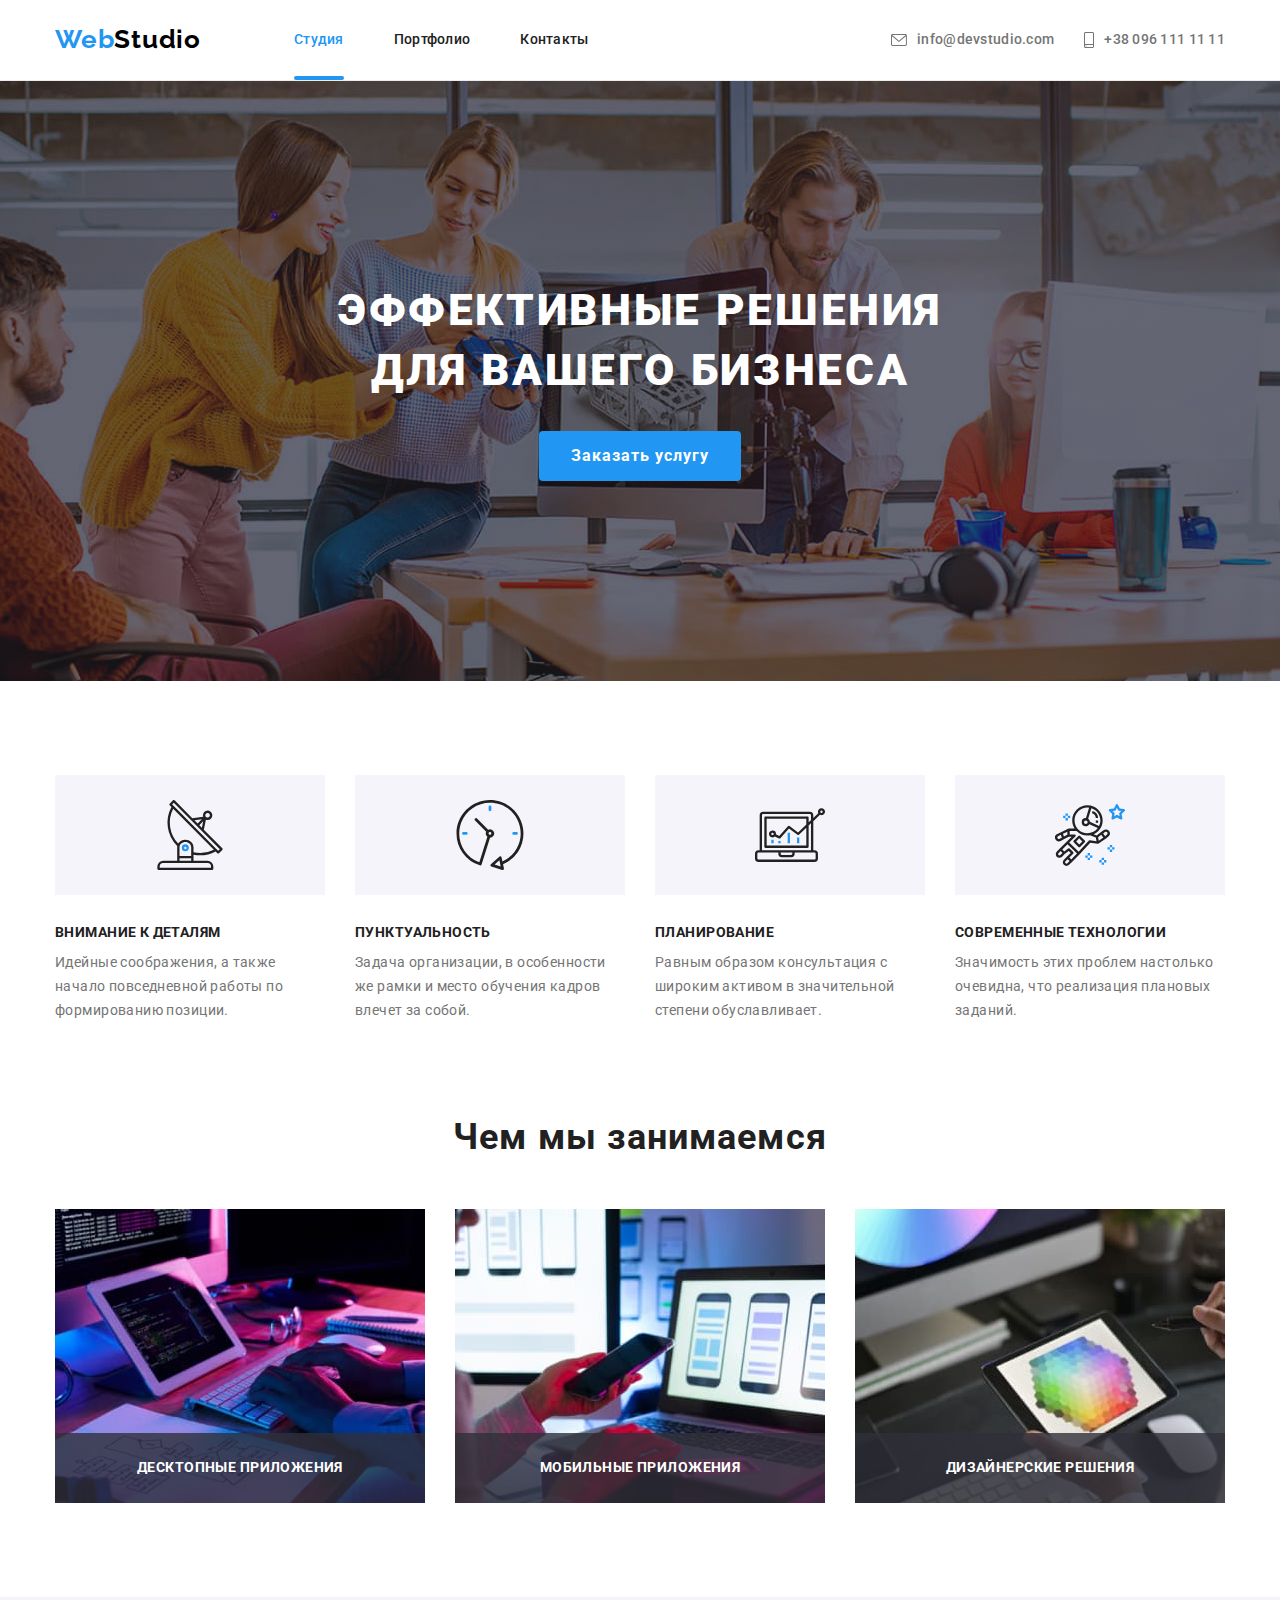
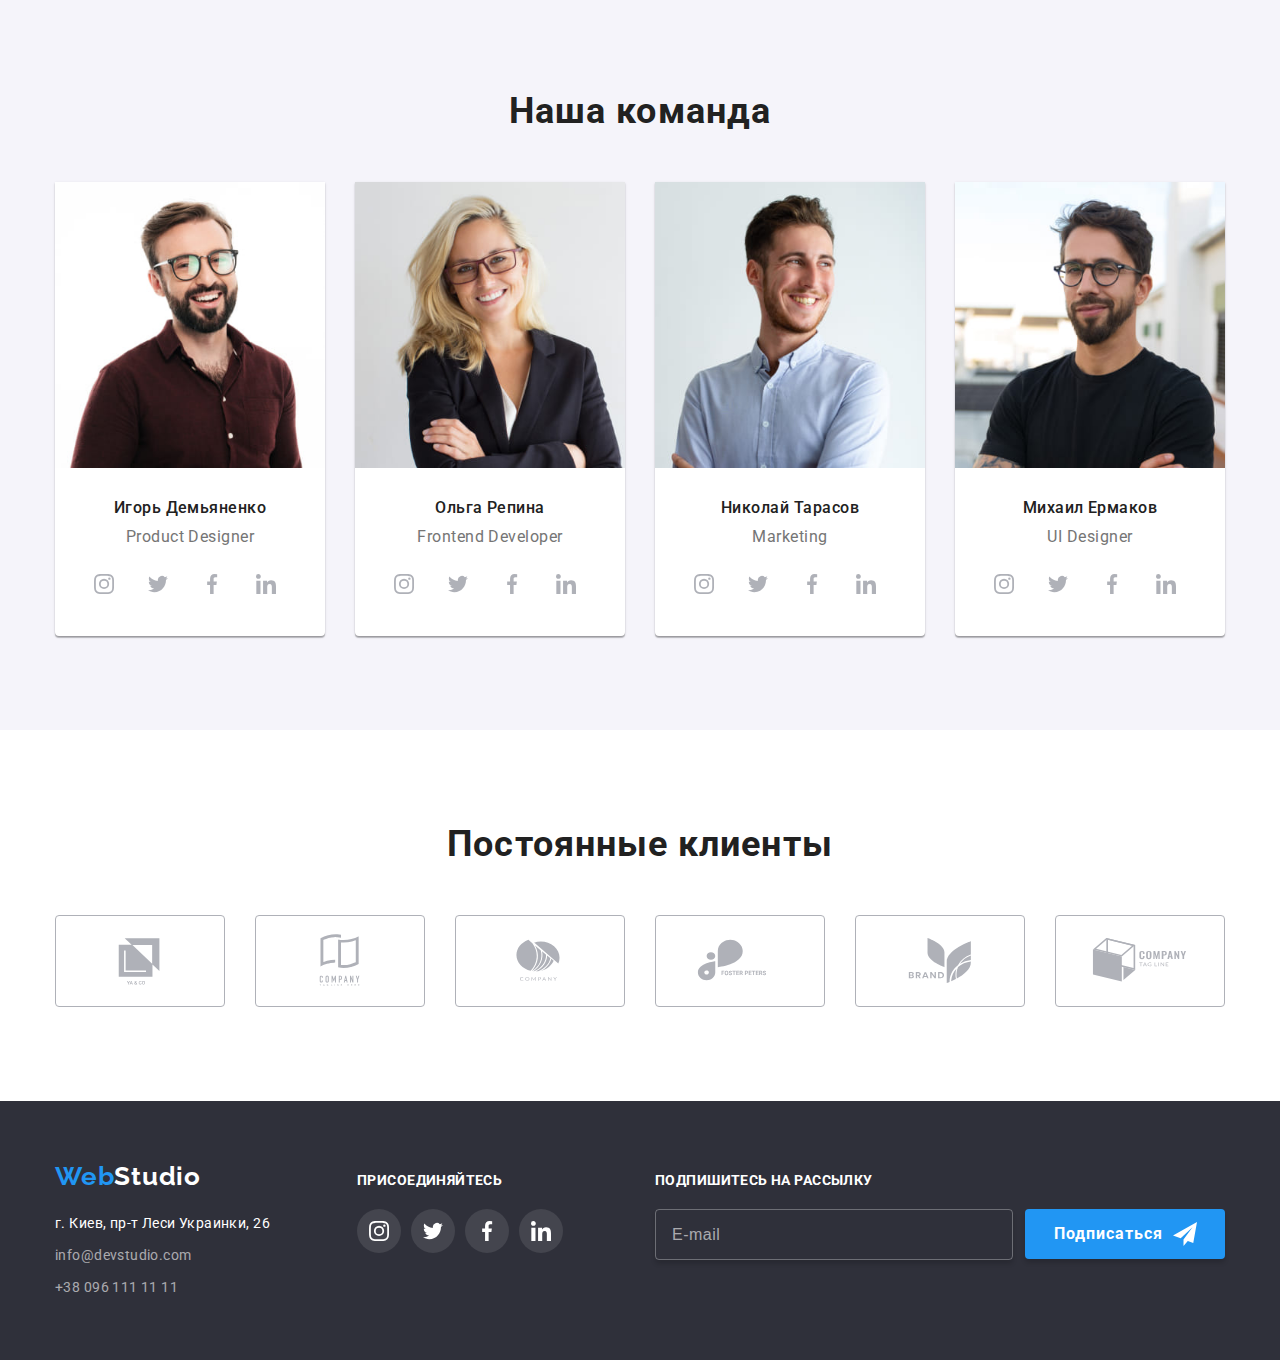
<file: index.html>
<!DOCTYPE html>
<html lang="ru">
  <head>
    <meta charset="UTF-8" />
    <meta http-equiv="X-UA-Compatible" content="IE=edge" />
    <meta name="viewport" content="width=device-width, initial-scale=1.0" />
    <title>Студия</title>
    <link rel="preconnect" href="https://fonts.googleapis.com" />
    <link rel="preconnect" href="https://fonts.gstatic.com" crossorigin />
    <link
      href="https://fonts.googleapis.com/css2?family=Raleway:wght@700&family=Roboto:wght@400;500;700;900&display=swap"
      rel="stylesheet"
    />
    <link rel="stylesheet" href="./css/main.min.css" />
  </head>
  <body>
    <!-- ---------------------------------------- Шапка ---------------------------------------- -->
    <div class="header">
      <div class="container">
        <div class="header-box">
          <a class="logo" href="./index.html" title="WebStudio"
            ><span class="logo--part">Web</span><span>Studio</span></a
          >
          <button
            type="button"
            class="header-box__button is-open"
            aria-expanded="false"
            aria-controls="header__container"
            data-menu-button
          >
            <!-- viewbox="0 0 40 40" - Меняю значение высоты svg по умолчанию со 150px на нужный мне -->
            <svg class="header-box__icon" aria-label="Переключатель мобильного меню">
              <use class="header-box__icon-cross" href="./images/sprite.svg#menu-close"></use>
              <use class="header-box__icon-menu" href="./images/sprite.svg#menu"></use>
            </svg>
          </button>
          <div class="header__container" id="header__container" data-menu>
            <ul class="nav__list">
              <li class="nav__item nav__item--select">
                <a class="nav__link nav__link--select" href="./index.html" title="Студия">Студия</a>
              </li>
              <li class="nav__item">
                <a class="nav__link" href="./portfolio.html" title="Портфолио">Портфолио</a>
              </li>
              <li class="nav__item">
                <a class="nav__link" href="#" title="Контакты">Контакты</a>
              </li>
            </ul>
            <div class="header__mobile-container">
              <ul class="contact__list">
                <li class="contact__item">
                  <a class="contact__link" href="tel:+380961111111">
                    <div class="contact__box">
                      <div class="contact__icon-box">
                        <svg class="contact__icon-phone">
                          <use href="./images/sprite.svg#smartphone"></use>
                        </svg>
                      </div>
                      <div>+38 096 111 11 11</div>
                    </div>
                  </a>
                </li>
                <li class="contact__item">
                  <a class="contact__link" href="mailto:info@devstudio.com">
                    <div class="contact__box">
                      <div class="contact__icon-box">
                        <svg class="contact__icon-email">
                          <use href="./images/sprite.svg#envelope"></use>
                        </svg>
                      </div>
                      <div>info@devstudio.com</div>
                    </div>
                  </a>
                </li>
              </ul>
              <ul class="social__list">
                <li class="social__item"><a href="#" class="header__link-social">Instagram</a></li>
                <li class="social__item"><a href="#" class="header__link-social">Twitter</a></li>
                <li class="social__item"><a href="#" class="header__link-social">Facebook</a></li>
                <li class="social__item"><a href="#" class="header__link-social">LinkedIn</a></li>
              </ul>
            </div>
          </div>
        </div>
      </div>
    </div>
    <!-- ----------------- Основной раздел ----------------------------------- -->
    <main>
      <!-- Герой -->
      <section class="hero">
        <div class="container">
          <h1 class="hero__title">Эффективные решения для вашего бизнеса</h1>
          <button class="hero__btn" type="button" data-modal-open>Заказать услугу</button>
        </div>
        <!-- Модальное окно -->
        <div class="backdrop is-hidden" data-modal>
          <div class="modal">
            <button class="modal__btn-close" data-modal-close>
              <svg class="modal__icon-close">
                <use href="./images/sprite.svg#close"></use>
              </svg>
            </button>
            <p class="modal__title">Оставьте свои данные, мы вам перезвоним</p>
            <form class="modal__form js-speaker-form">
              <label class="modal__field" for="name"
                >Имя
                <svg class="modal__icon">
                  <use href="./images/sprite.svg#person-form"></use>
                </svg>
                <input
                  class="modal__input"
                  type="text"
                  name="name"
                  placeholder=""
                  minlength="3"
                  required
                />
              </label>
              <label class="modal__field" for="tel"
                >Телефон
                <svg class="modal__icon">
                  <use href="./images/sprite.svg#phone-form"></use>
                </svg>
                <input class="modal__input" type="tel" name="tel" placeholder="" required />
              </label>
              <label class="modal__field" for="email"
                >Почта
                <svg class="modal__icon">
                  <use href="./images/sprite.svg#email-form"></use>
                </svg>
                <input class="modal__input" type="email" name="email" placeholder="" required />
              </label>
              <label class="modal__field"
                >Комментарий
                <textarea name="subject" placeholder="Введите текст"></textarea>
              </label>
              <label class="modal__field-checkbox">
                <input type="checkbox" name="checkbox" value="checkbox" required />
                <span class="modal__icon-checkbox"></span>
                Соглашаюсь с рассылкой и принимаю &nbsp
                <a class="modal__link-checkbox" href="#" title="Условия договора"
                  >Условия договора</a
                >
              </label>
              <button class="modal__btn-form" type="submit">Отправить</button>
            </form>
          </div>
        </div>
      </section>
      <!-- Преимущества -->
      <section class="section">
        <div class="container">
          <h2 class="title-invisible">Преимущества нашей студии</h2>
          <ul class="advantage__list">
            <li class="advantage__item advantage__icon-one">
              <h3 class="advantage__title">Внимание к деталям</h3>
              <p class="advantage__text">
                Идейные соображения, а также начало повседневной работы по формированию позиции.
              </p>
            </li>
            <li class="advantage__item advantage__icon-two">
              <h3 class="advantage__title">Пунктуальность</h3>
              <p class="advantage__text">
                Задача организации, в особенности же рамки и место обучения кадров влечет за собой.
              </p>
            </li>
            <li class="advantage__item advantage__icon-three">
              <h3 class="advantage__title">Планирование</h3>
              <p class="advantage__text">
                Равным образом консультация с широким активом в значительной степени обуславливает.
              </p>
            </li>
            <li class="advantage__item advantage__icon-four">
              <h3 class="advantage__title">Современные технологии</h3>
              <p class="advantage__text">
                Значимость этих проблем настолько очевидна, что реализация плановых заданий.
              </p>
            </li>
          </ul>
        </div>
      </section>
      <!-- Чем мы занимаемся -->
      <section class="section works__section">
        <div class="container">
          <h2 class="works__title">Чем мы занимаемся</h2>
          <ul class="works__list">
            <li class="works__item">
              <img
                srcset="./images/box1-370.jpg 1x, ./images/box1-740.jpg 2x"
                src="./images/box1-370.jpg"
                alt="Работа с программным обеспечением"
              />
              <div class="works__overlay">Десктопные приложения</div>
            </li>
            <li class="works__item">
              <img
                srcset="./images/box2-370.jpg 1x, ./images/box2-740.jpg 2x"
                src="./images/box2-370.jpg"
                alt="Разработка мобильных приложений"
              />
              <div class="works__overlay">Мобильные приложения</div>
            </li>
            <li class="works__item">
              <img
                srcset="./images/box3-370.jpg 1x, ./images/box3-740.jpg 2x"
                src="./images/box3-370.jpg"
                alt="Работа над палитрой цветов"
              />
              <div class="works__overlay">Дизайнерские решения</div>
            </li>
          </ul>
        </div>
      </section>
      <!-- Наша команда -->
      <section class="section team">
        <div class="container">
          <h2 class="team__title">Наша команда</h2>
          <ul class="team__list">
            <li class="team__card">
              <img
                srcset="
                  ./images/team1-270.jpg 270w,
                  ./images/team1-354.jpg 354w,
                  ./images/team1-450.jpg 450w,
                  ./images/team1-540.jpg 540w,
                  ./images/team1-708.jpg 708w,
                  ./images/team1-900.jpg 900w
                "
                src="./images/team1-270.jpg"
                alt="Дизайнер продукта"
                sizes="(min-width: 1200px) 25vw, (min-width: 768px) 50vw, 100vw"
              />
              <div class="team__card-low">
                <p class="team__nickname">Игорь Демьяненко</p>
                <p class="team__position" lang="en">Product Designer</p>
                <ul class="team__list-social">
                  <li>
                    <a href="#" class="team__link-social">
                      <svg class="team__icon-social">
                        <use href="./images/sprite.svg#instagram"></use>
                      </svg>
                    </a>
                  </li>
                  <li>
                    <a href="#" class="team__link-social">
                      <svg class="team__icon-social">
                        <use href="./images/sprite.svg#twitter"></use>
                      </svg>
                    </a>
                  </li>
                  <li>
                    <a href="#" class="team__link-social">
                      <svg class="team__icon-social">
                        <use href="./images/sprite.svg#facebook"></use>
                      </svg>
                    </a>
                  </li>
                  <li>
                    <a href="#" class="team__link-social">
                      <svg class="team__icon-social">
                        <use href="./images/sprite.svg#linkedin"></use>
                      </svg>
                    </a>
                  </li>
                </ul>
              </div>
            </li>
            <li class="team__card">
              <img
                srcset="
                  ./images/team2-270.jpg 270w,
                  ./images/team2-354.jpg 354w,
                  ./images/team2-450.jpg 450w,
                  ./images/team2-540.jpg 540w,
                  ./images/team2-708.jpg 708w,
                  ./images/team2-900.jpg 900w
                "
                src="./images/team2-270.jpg"
                alt="Фронтенд-разработчик"
                sizes="(min-width: 1200px) 25vw, (min-width: 768px) 50vw, 100vw"
              />
              <div class="team__card-low">
                <p class="team__nickname">Ольга Репина</p>
                <p class="team__position" lang="en">Frontend Developer</p>
                <ul class="team__list-social">
                  <li>
                    <a href="#" class="team__link-social">
                      <svg class="team__icon-social">
                        <use href="./images/sprite.svg#instagram"></use>
                      </svg>
                    </a>
                  </li>
                  <li>
                    <a href="#" class="team__link-social">
                      <svg class="team__icon-social">
                        <use href="./images/sprite.svg#twitter"></use>
                      </svg>
                    </a>
                  </li>
                  <li>
                    <a href="#" class="team__link-social">
                      <svg class="team__icon-social">
                        <use href="./images/sprite.svg#facebook"></use>
                      </svg>
                    </a>
                  </li>
                  <li>
                    <a href="#" class="team__link-social">
                      <svg class="team__icon-social">
                        <use href="./images/sprite.svg#linkedin"></use>
                      </svg>
                    </a>
                  </li>
                </ul>
              </div>
            </li>
            <li class="team__card">
              <img
                srcset="
                  ./images/team3-270.jpg 270w,
                  ./images/team3-354.jpg 354w,
                  ./images/team3-450.jpg 450w,
                  ./images/team3-540.jpg 540w,
                  ./images/team3-708.jpg 708w,
                  ./images/team3-900.jpg 900w
                "
                src="./images/team3-270.jpg"
                alt="Маркетинг"
                sizes="(min-width: 1200px) 25vw, (min-width: 768px) 50vw, 100vw"
              />
              <div class="team__card-low">
                <p class="team__nickname">Николай Тарасов</p>
                <p class="team__position" lang="en">Marketing</p>
                <ul class="team__list-social">
                  <li>
                    <a href="#" class="team__link-social">
                      <svg class="team__icon-social">
                        <use href="./images/sprite.svg#instagram"></use>
                      </svg>
                    </a>
                  </li>
                  <li>
                    <a href="#" class="team__link-social">
                      <svg class="team__icon-social">
                        <use href="./images/sprite.svg#twitter"></use>
                      </svg>
                    </a>
                  </li>
                  <li>
                    <a href="#" class="team__link-social">
                      <svg class="team__icon-social">
                        <use href="./images/sprite.svg#facebook"></use>
                      </svg>
                    </a>
                  </li>
                  <li>
                    <a href="#" class="team__link-social">
                      <svg class="team__icon-social">
                        <use href="./images/sprite.svg#linkedin"></use>
                      </svg>
                    </a>
                  </li>
                </ul>
              </div>
            </li>
            <li class="team__card">
              <img
                srcset="
                  ./images/team4-270.jpg 270w,
                  ./images/team4-354.jpg 354w,
                  ./images/team4-450.jpg 450w,
                  ./images/team4-540.jpg 540w,
                  ./images/team4-708.jpg 708w,
                  ./images/team4-900.jpg 900w
                "
                src="./images/team4-270.jpg"
                alt="Дизайнер интерфейсов"
                sizes="(min-width: 1200px) 25vw, (min-width: 768px) 50vw, 100vw"
              />
              <div class="team__card-low">
                <p class="team__nickname">Михаил Ермаков</p>
                <p class="team__position" lang="en">UI Designer</p>
                <ul class="team__list-social">
                  <li>
                    <a href="#" class="team__link-social">
                      <svg class="team__icon-social">
                        <use href="./images/sprite.svg#instagram"></use>
                      </svg>
                    </a>
                  </li>
                  <li>
                    <a href="#" class="team__link-social">
                      <svg class="team__icon-social">
                        <use href="./images/sprite.svg#twitter"></use>
                      </svg>
                    </a>
                  </li>
                  <li>
                    <a href="#" class="team__link-social">
                      <svg class="team__icon-social">
                        <use href="./images/sprite.svg#facebook"></use>
                      </svg>
                    </a>
                  </li>
                  <li>
                    <a href="#" class="team__link-social">
                      <svg class="team__icon-social">
                        <use href="./images/sprite.svg#linkedin"></use>
                      </svg>
                    </a>
                  </li>
                </ul>
              </div>
            </li>
          </ul>
        </div>
      </section>
      <!-- Постоянные клиенты -->
      <section class="section">
        <div class="container">
          <h2 class="clients__title">Постоянные клиенты</h2>
          <ul class="clients__list">
            <li class="clients__item">
              <a href="#" class="clients__link">
                <svg class="clients__icon">
                  <use href="./images/sprite.svg#client1"></use>
                </svg>
              </a>
            </li>
            <li class="clients__item">
              <a href="#" class="clients__link">
                <svg class="clients__icon">
                  <use href="./images/sprite.svg#client2"></use>
                </svg>
              </a>
            </li>
            <li class="clients__item">
              <a href="#" class="clients__link">
                <svg class="clients__icon">
                  <use href="./images/sprite.svg#client3"></use>
                </svg>
              </a>
            </li>
            <li class="clients__item">
              <a href="#" class="clients__link">
                <svg class="clients__icon">
                  <use href="./images/sprite.svg#client4"></use>
                </svg>
              </a>
            </li>
            <li class="clients__item">
              <a href="#" class="clients__link">
                <svg class="clients__icon">
                  <use href="./images/sprite.svg#client5"></use>
                </svg>
              </a>
            </li>
            <li class="clients__item">
              <a href="#" class="clients__link">
                <svg class="clients__icon">
                  <use href="./images/sprite.svg#client6"></use>
                </svg>
              </a>
            </li>
          </ul>
        </div>
      </section>
    </main>
    <!-- --------------------------------------- Подвал ---------------------------------------- -->
    <footer class="section-footer">
      <div class="container">
        <div class="footer">
          <div class="footer__contact">
            <a class="logo logo--footer-view" href="./index.html" title="WebStudio"
              ><span class="logo--part">Web</span>Studio</a
            >
            <address>
              <a
                class="footer__address"
                href="https://goo.gl/maps/hgMJXTx3wMzwPdLG6"
                target="_blank"
                title="Адрес"
                rel="noopener nofollow noreferrer"
                >г. Киев, пр-т Леси Украинки, 26</a
              >
              <ul class="footer__list-links">
                <li>
                  <a class="footer__link" href="mailto:info@devstudio.com">info@devstudio.com</a>
                </li>
                <li>
                  <a class="footer__link" href="tel:+380961111111">+38 096 111 11 11</a>
                </li>
              </ul>
            </address>
          </div>
          <div class="footer__follow">
            <h2 class="footer__title">присоединяйтесь</h2>
            <ul class="footer__list-social">
              <li>
                <a href="#" class="footer__link-social">
                  <svg class="footer__icon">
                    <use href="./images/sprite.svg#instagram"></use>
                  </svg>
                </a>
              </li>
              <li>
                <a href="#" class="footer__link-social">
                  <svg class="footer__icon">
                    <use href="./images/sprite.svg#twitter"></use>
                  </svg>
                </a>
              </li>
              <li>
                <a href="#" class="footer__link-social">
                  <svg class="footer__icon">
                    <use href="./images/sprite.svg#facebook"></use>
                  </svg>
                </a>
              </li>
              <li>
                <a href="#" class="footer__link-social">
                  <svg class="footer__icon">
                    <use href="./images/sprite.svg#linkedin"></use>
                  </svg>
                </a>
              </li>
            </ul>
          </div>
          <div class="footer__subscribe">
            <h2 class="footer__title">Подпишитесь на рассылку</h2>
            <form class="footer__form js-speaker-form-footer">
              <input type="email" name="E-mail" placeholder="E-mail" />
              <button class="footer__btn" type="submit">Подписаться</button>
            </form>
          </div>
        </div>
      </div>
    </footer>
    <script src="./js/menu.js"></script>
    <script src="./js/modal.js"></script>
    <script>
      (() => {
        document.querySelector('.js-speaker-form-footer').addEventListener('submit', e => {
          e.preventDefault();

          new FormData(e.currentTarget).forEach((value, name) => console.log(`${name}: ${value}`));
        });
      })();
    </script>
  </body>
</html>
</file>
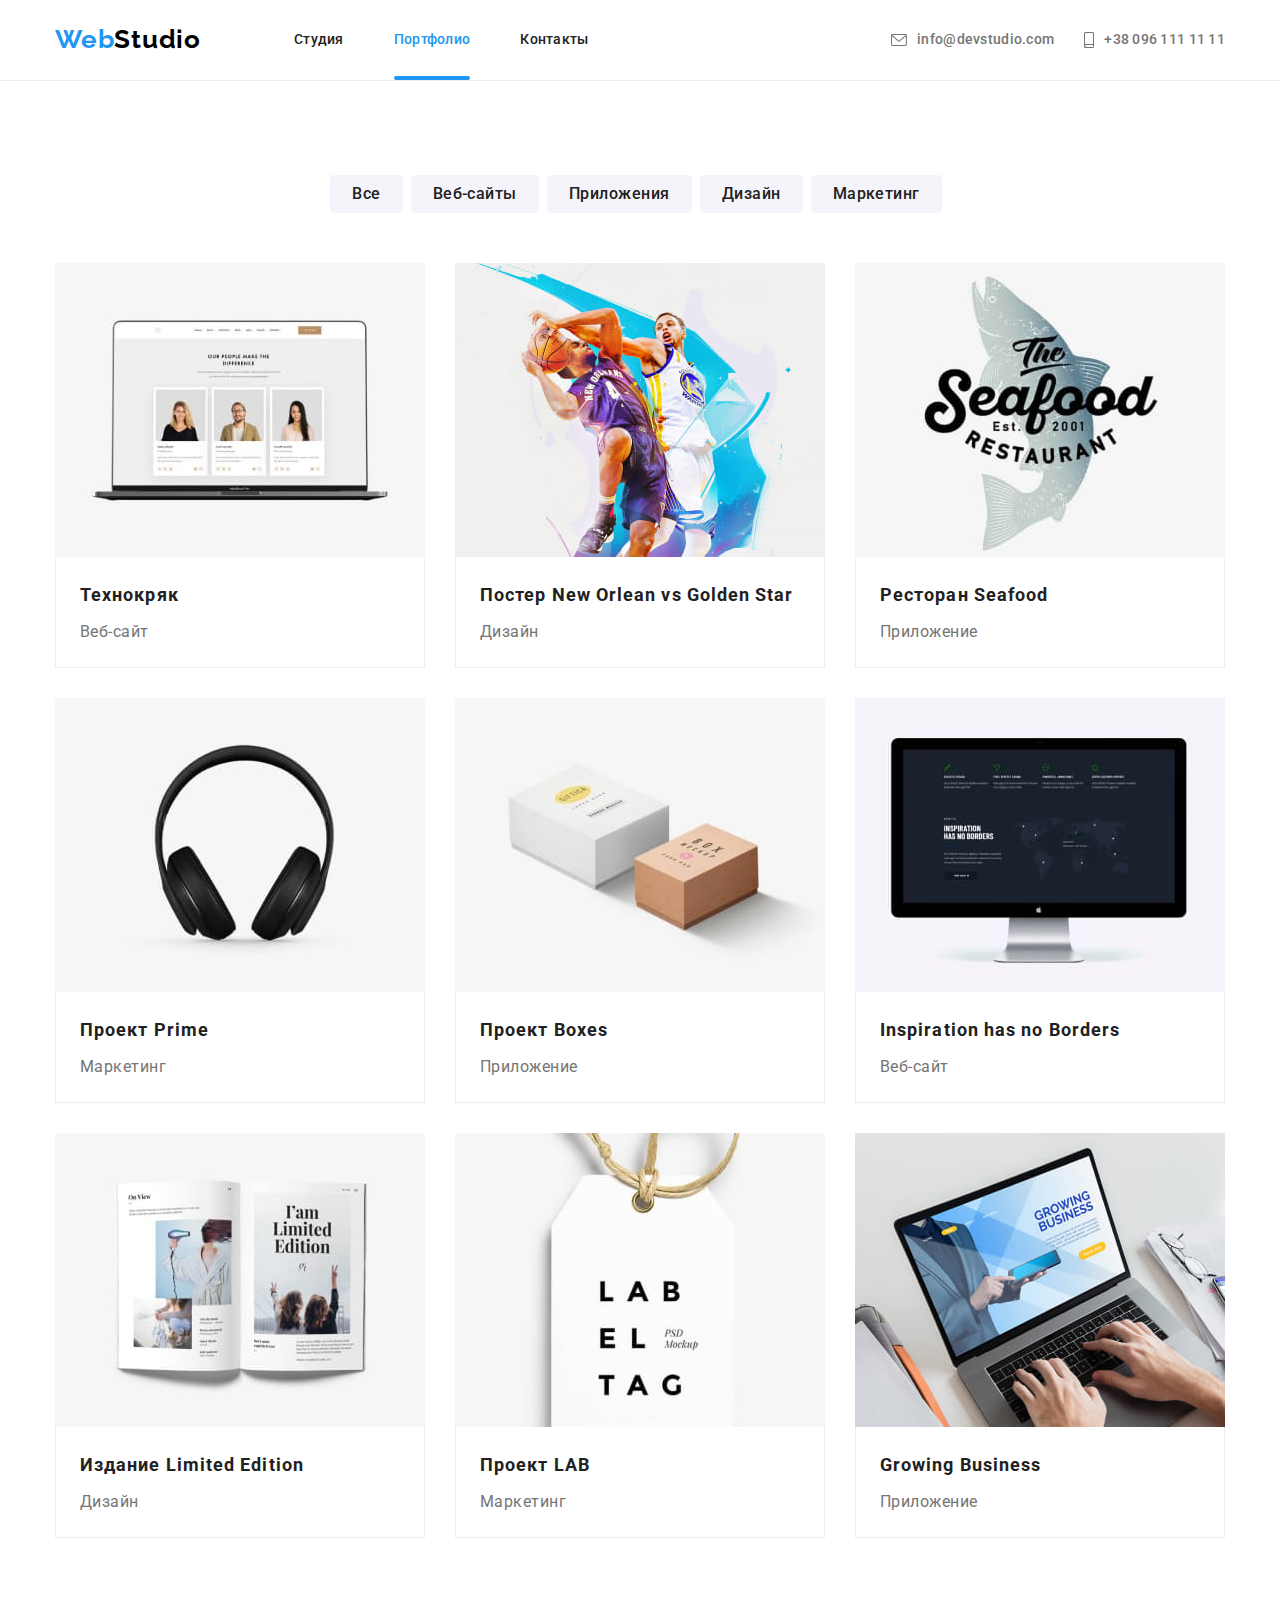
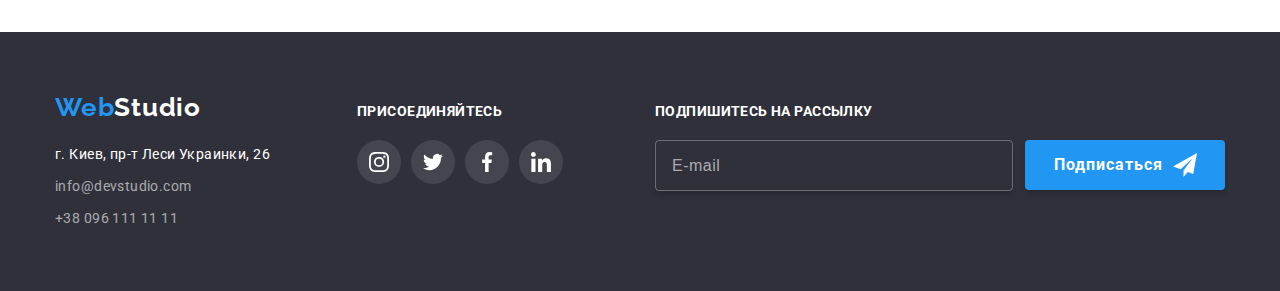
<file: portfolio.html>
<!DOCTYPE html>
<html lang="ru">
  <head>
    <meta charset="UTF-8" />
    <meta http-equiv="X-UA-Compatible" content="IE=edge" />
    <meta name="viewport" content="width=device-width, initial-scale=1.0" />
    <title>Портфолио</title>
    <link rel="preconnect" href="https://fonts.googleapis.com" />
    <link rel="preconnect" href="https://fonts.gstatic.com" crossorigin />
    <link
      href="https://fonts.googleapis.com/css2?family=Raleway:wght@700&family=Roboto:wght@400;500;700;900&display=swap"
      rel="stylesheet"
    />
    <link rel="stylesheet" href="./css/main.min.css" />
  </head>
  <body>
    <!-- ---------------------------------------- Шапка ---------------------------------------- -->
    <div class="header">
      <div class="container">
        <div class="header-box">
          <a class="logo" href="./index.html" title="WebStudio"
            ><span class="logo--part">Web</span><span>Studio</span></a
          >
          <button
            type="button"
            class="header-box__button is-open"
            aria-expanded="false"
            aria-controls="header__container"
            data-menu-button
          >
            <!-- viewbox="0 0 40 40" - Меняю значение высоты svg по умолчанию со 150px на нужный мне -->
            <svg class="header-box__icon" aria-label="Переключатель мобильного меню">
              <use class="header-box__icon-cross" href="./images/sprite.svg#menu-close"></use>
              <use class="header-box__icon-menu" href="./images/sprite.svg#menu"></use>
            </svg>
          </button>
          <div class="header__container" id="header__container" data-menu>
            <ul class="nav__list">
              <li class="nav__item">
                <a class="nav__link" href="./index.html" title="Студия">Студия</a>
              </li>
              <li class="nav__item nav__item--select">
                <a class="nav__link nav__link--select" href="./portfolio.html" title="Портфолио"
                  >Портфолио</a
                >
              </li>
              <li class="nav__item">
                <a class="nav__link" href="#" title="Контакты">Контакты</a>
              </li>
            </ul>
            <ul class="contact__list">
              <li class="contact__item">
                <a class="contact__link" href="tel:+380961111111">
                  <div class="contact__box">
                    <div class="contact__icon-box">
                      <svg class="contact__icon-phone">
                        <use href="./images/sprite.svg#smartphone"></use>
                      </svg>
                    </div>
                    <div>+38 096 111 11 11</div>
                  </div>
                </a>
              </li>
              <li class="contact__item">
                <a class="contact__link" href="mailto:info@devstudio.com">
                  <div class="contact__box">
                    <div class="contact__icon-box">
                      <svg class="contact__icon-email">
                        <use href="./images/sprite.svg#envelope"></use>
                      </svg>
                    </div>
                    <div>info@devstudio.com</div>
                  </div>
                </a>
              </li>
            </ul>
            <ul class="social__list">
              <li class="social__item"><a href="#" class="header__link-social">Instagram</a></li>
              <li class="social__item"><a href="#" class="header__link-social">Twitter</a></li>
              <li class="social__item"><a href="#" class="header__link-social">Facebook</a></li>
              <li class="social__item"><a href="#" class="header__link-social">LinkedIn</a></li>
            </ul>
          </div>
        </div>
      </div>
    </div>
    <!-- ----------------------------------- Основной раздел ----------------------------------- -->
    <main>
      <section class="section">
        <div class="container">
          <h1 class="title-invisible">Портфолио</h1>
          <ul class="portfolio__list-btn">
            <li>
              <button class="portfolio__btn" type="button">Все</button>
            </li>
            <li>
              <button class="portfolio__btn" type="button">Веб-сайты</button>
            </li>
            <li>
              <button class="portfolio__btn" type="button">Приложения</button>
            </li>
            <li>
              <button class="portfolio__btn" type="button">Дизайн</button>
            </li>
            <li>
              <button class="portfolio__btn" type="button">Маркетинг</button>
            </li>
          </ul>
          <ul class="portfolio__list-project">
            <li class="portfolio__card">
              <div class="portfolio__card-wrap">
                <picture>
                  <source
                    srcset="./images/portfolio1-450.jpg 1x, ./images/portfolio1-900.jpg 2x"
                    media="(max-width: 767px)"
                  />
                  <source
                    srcset="./images/portfolio1-354.jpg 1x, ./images/portfolio1-708.jpg 2x"
                    media="(min-width: 768px) and (max-width: 1199px)"
                  />
                  <source
                    srcset="./images/portfolio1-370.jpg 1x, ./images/portfolio1-740.jpg 2x"
                    media="(min-width: 1200px)"
                  />
                  <img src="./images/portfolio1-370.jpg" alt="Ноутбук" />
                </picture>
                <div class="portfolio__card-overlay">
                  Технокряк это современная площадка распространения коронавируса. Компании
                  используют эту платформу для цифрового шпионажа и атак на защищённые сервера
                  конкурентов.
                </div>
              </div>
              <a href="#">
                <div class="portfolio__card-border portfolio__card-border--double-string">
                  <h2 class="portfolio__title">Технокряк</h2>
                  <p class="portfolio__subtitle">Веб-сайт</p>
                </div>
              </a>
            </li>
            <li class="portfolio__card">
              <div class="portfolio__card-wrap">
                <picture>
                  <source
                    srcset="./images/portfolio2-450.jpg 1x, ./images/portfolio2-900.jpg 2x"
                    media="(max-width: 767px)"
                  />
                  <source
                    srcset="./images/portfolio2-354.jpg 1x, ./images/portfolio2-708.jpg 2x"
                    media="(min-width: 768px) and (max-width: 1199px)"
                  />
                  <source
                    srcset="./images/portfolio2-370.jpg 1x, ./images/portfolio2-740.jpg 2x"
                    media="(min-width: 1200px)"
                  />
                  <img src="./images/portfolio2-370.jpg" alt="НБА" />
                </picture>
                <div class="portfolio__card-overlay"></div>
              </div>
              <a href="#">
                <div class="portfolio__card-border">
                  <h2 class="portfolio__title">
                    Постер <span lang="en">New Orlean vs Golden Star</span>
                  </h2>
                  <p class="portfolio__subtitle">Дизайн</p>
                </div>
              </a>
            </li>
            <li class="portfolio__card">
              <div class="portfolio__card-wrap">
                <picture>
                  <source
                    srcset="./images/portfolio3-450.jpg 1x, ./images/portfolio3-900.jpg 2x"
                    media="(max-width: 767px)"
                  />
                  <source
                    srcset="./images/portfolio3-354.jpg 1x, ./images/portfolio3-708.jpg 2x"
                    media="(min-width: 768px) and (max-width: 1199px)"
                  />
                  <source
                    srcset="./images/portfolio3-370.jpg 1x, ./images/portfolio3-740.jpg 2x"
                    media="(min-width: 1200px)"
                  />
                  <img src="./images/portfolio3-370.jpg" alt="Рыбный ресторан" />
                </picture>
                <div class="portfolio__card-overlay"></div>
              </div>
              <a href="#">
                <div class="portfolio__card-border">
                  <h2 class="portfolio__title">Ресторан <span lang="en">Seafood</span></h2>
                  <p class="portfolio__subtitle">Приложение</p>
                </div>
              </a>
            </li>
            <li class="portfolio__card">
              <div class="portfolio__card-wrap">
                <picture>
                  <source
                    srcset="./images/portfolio4-450.jpg 1x, ./images/portfolio4-900.jpg 2x"
                    media="(max-width: 767px)"
                  />
                  <source
                    srcset="./images/portfolio4-354.jpg 1x, ./images/portfolio4-708.jpg 2x"
                    media="(min-width: 768px) and (max-width: 1199px)"
                  />
                  <source
                    srcset="./images/portfolio4-370.jpg 1x, ./images/portfolio4-740.jpg 2x"
                    media="(min-width: 1200px)"
                  />
                  <img src="./images/portfolio4-370.jpg" alt="Наушники" />
                </picture>
                <div class="portfolio__card-overlay"></div>
              </div>
              <a href="#">
                <div class="portfolio__card-border">
                  <h2 class="portfolio__title">Проект <span lang="en">Prime</span></h2>
                  <p class="portfolio__subtitle">Маркетинг</p>
                </div>
              </a>
            </li>
            <li class="portfolio__card">
              <div class="portfolio__card-wrap">
                <picture>
                  <source
                    srcset="./images/portfolio5-450.jpg 1x, ./images/portfolio5-900.jpg 2x"
                    media="(max-width: 767px)"
                  />
                  <source
                    srcset="./images/portfolio5-354.jpg 1x, ./images/portfolio5-708.jpg 2x"
                    media="(min-width: 768px) and (max-width: 1199px)"
                  />
                  <source
                    srcset="./images/portfolio5-370.jpg 1x, ./images/portfolio5-740.jpg 2x"
                    media="(min-width: 1200px)"
                  />
                  <img src="./images/portfolio5-370.jpg" alt="Коробки" />
                </picture>
                <div class="portfolio__card-overlay"></div>
              </div>
              <a href="#">
                <div class="portfolio__card-border">
                  <h2 class="portfolio__title">Проект <span lang="en">Boxes</span></h2>
                  <p class="portfolio__subtitle">Приложение</p>
                </div>
              </a>
            </li>
            <li class="portfolio__card">
              <div class="portfolio__card-wrap">
                <picture>
                  <source
                    srcset="./images/portfolio6-450.jpg 1x, ./images/portfolio6-900.jpg 2x"
                    media="(max-width: 767px)"
                  />
                  <source
                    srcset="./images/portfolio6-354.jpg 1x, ./images/portfolio6-708.jpg 2x"
                    media="(min-width: 768px) and (max-width: 1199px)"
                  />
                  <source
                    srcset="./images/portfolio6-370.jpg 1x, ./images/portfolio6-740.jpg 2x"
                    media="(min-width: 1200px)"
                  />
                  <img src="./images/portfolio6-370.jpg" alt="Монитор" />
                </picture>
                <div class="portfolio__card-overlay"></div>
              </div>
              <a href="#">
                <div class="portfolio__card-border">
                  <h2 class="portfolio__title" lang="en">Inspiration has no Borders</h2>
                  <p class="portfolio__subtitle">Веб-сайт</p>
                </div>
              </a>
            </li>
            <li class="portfolio__card">
              <div class="portfolio__card-wrap">
                <picture>
                  <source
                    srcset="./images/portfolio7-450.jpg 1x, ./images/portfolio7-900.jpg 2x"
                    media="(max-width: 767px)"
                  />
                  <source
                    srcset="./images/portfolio7-354.jpg 1x, ./images/portfolio7-708.jpg 2x"
                    media="(min-width: 768px) and (max-width: 1199px)"
                  />
                  <source
                    srcset="./images/portfolio7-370.jpg 1x, ./images/portfolio7-740.jpg 2x"
                    media="(min-width: 1200px)"
                  />
                  <img src="./images/portfolio7-370.jpg" alt="Книга" />
                </picture>
                <div class="portfolio__card-overlay"></div>
              </div>
              <a href="#">
                <div class="portfolio__card-border">
                  <h2 class="portfolio__title">Издание <span lang="en">Limited Edition</span></h2>
                  <p class="portfolio__subtitle">Дизайн</p>
                </div>
              </a>
            </li>
            <li class="portfolio__card">
              <div class="portfolio__card-wrap">
                <picture>
                  <source
                    srcset="./images/portfolio8-450.jpg 1x, ./images/portfolio8-900.jpg 2x"
                    media="(max-width: 767px)"
                  />
                  <source
                    srcset="./images/portfolio8-354.jpg 1x, ./images/portfolio8-708.jpg 2x"
                    media="(min-width: 768px) and (max-width: 1199px)"
                  />
                  <source
                    srcset="./images/portfolio8-370.jpg 1x, ./images/portfolio8-740.jpg 2x"
                    media="(min-width: 1200px)"
                  />
                  <img src="./images/portfolio8-370.jpg" alt="Бирка" />
                </picture>
                <div class="portfolio__card-overlay"></div>
              </div>
              <a href="#">
                <div class="portfolio__card-border">
                  <h2 class="portfolio__title">Проект <span lang="en">LAB</span></h2>
                  <p class="portfolio__subtitle">Маркетинг</p>
                </div>
              </a>
            </li>
            <li class="portfolio__card">
              <div class="portfolio__card-wrap">
                <picture>
                  <source
                    srcset="./images/portfolio9-450.jpg 1x, ./images/portfolio9-900.jpg 2x"
                    media="(max-width: 767px)"
                  />
                  <source
                    srcset="./images/portfolio9-354.jpg 1x, ./images/portfolio9-708.jpg 2x"
                    media="(min-width: 768px) and (max-width: 1199px)"
                  />
                  <source
                    srcset="./images/portfolio9-370.jpg 1x, ./images/portfolio9-740.jpg 2x"
                    media="(min-width: 1200px)"
                  />
                  <img src="./images/portfolio9-370.jpg" alt="Ноутбук" />
                </picture>
                <div class="portfolio__card-overlay"></div>
              </div>
              <a href="#">
                <div class="portfolio__card-border">
                  <h2 class="portfolio__title" lang="en">Growing Business</h2>
                  <p class="portfolio__subtitle">Приложение</p>
                </div>
              </a>
            </li>
          </ul>
        </div>
      </section>
    </main>
    <!-- --------------------------------------- Подвал ---------------------------------------- -->
    <footer class="section-footer">
      <div class="container">
        <div class="footer">
          <div class="footer__contact">
            <a class="logo logo--footer-view" href="./index.html" title="WebStudio"
              ><span class="logo--part">Web</span>Studio</a
            >
            <address>
              <a
                class="footer__address"
                href="https://goo.gl/maps/hgMJXTx3wMzwPdLG6"
                target="_blank"
                title="Адрес"
                rel="noopener nofollow noreferrer"
                >г. Киев, пр-т Леси Украинки, 26</a
              >
              <ul class="footer__list-links">
                <li>
                  <a class="footer__link" href="mailto:info@devstudio.com">info@devstudio.com</a>
                </li>
                <li>
                  <a class="footer__link" href="tel:+380961111111">+38 096 111 11 11</a>
                </li>
              </ul>
            </address>
          </div>
          <div class="footer__follow">
            <h2 class="footer__title">присоединяйтесь</h2>
            <ul class="footer__list-social">
              <li>
                <a href="#" class="footer__link-social">
                  <svg class="footer__icon">
                    <use href="./images/sprite.svg#instagram"></use>
                  </svg>
                </a>
              </li>
              <li>
                <a href="#" class="footer__link-social">
                  <svg class="footer__icon">
                    <use href="./images/sprite.svg#twitter"></use>
                  </svg>
                </a>
              </li>
              <li>
                <a href="#" class="footer__link-social">
                  <svg class="footer__icon">
                    <use href="./images/sprite.svg#facebook"></use>
                  </svg>
                </a>
              </li>
              <li>
                <a href="#" class="footer__link-social">
                  <svg class="footer__icon">
                    <use href="./images/sprite.svg#linkedin"></use>
                  </svg>
                </a>
              </li>
            </ul>
          </div>
          <div class="footer__subscribe">
            <h2 class="footer__title">Подпишитесь на рассылку</h2>
            <form class="footer__form js-speaker-form-footer">
              <input type="email" name="E-mail" placeholder="E-mail" />
              <button class="footer__btn" type="submit">Подписаться</button>
            </form>
          </div>
        </div>
      </div>
    </footer>
    <script src="./js/menu.js"></script>
    <script src="./js/modal.js"></script>
    <script>
      (() => {
        document.querySelector('.js-speaker-form-footer').addEventListener('submit', e => {
          e.preventDefault();

          new FormData(e.currentTarget).forEach((value, name) => console.log(`${name}: ${value}`));
        });
      })();
    </script>
  </body>
</html>
</file>
<file: css/main.min.css>
/*! modern-normalize v1.1.0 | MIT License | https://github.com/sindresorhus/modern-normalize */*,::before,::after{-webkit-box-sizing:border-box;box-sizing:border-box}html{-moz-tab-size:4;-o-tab-size:4;tab-size:4}html{line-height:1.15;-webkit-text-size-adjust:100%}body{margin:0}body{font-family:system-ui,-apple-system,"Segoe UI",Roboto,Helvetica,Arial,sans-serif,"Apple Color Emoji","Segoe UI Emoji"}hr{height:0;color:inherit}abbr[title]{-webkit-text-decoration:underline dotted;text-decoration:underline dotted}b,strong{font-weight:bolder}code,kbd,samp,pre{font-family:ui-monospace,SFMono-Regular,Consolas,"Liberation Mono",Menlo,monospace;font-size:1em}small{font-size:80%}sub,sup{font-size:75%;line-height:0;position:relative;vertical-align:baseline}sub{bottom:-0.25em}sup{top:-0.5em}table{text-indent:0;border-color:inherit}button,input,optgroup,select,textarea{font-family:inherit;font-size:100%;line-height:1.15;margin:0}button,select{text-transform:none}button,[type=button],[type=reset],[type=submit]{-webkit-appearance:button}::-moz-focus-inner{border-style:none;padding:0}:-moz-focusring{outline:1px dotted ButtonText}:-moz-ui-invalid{box-shadow:none}legend{padding:0}progress{vertical-align:baseline}::-webkit-inner-spin-button,::-webkit-outer-spin-button{height:auto}[type=search]{-webkit-appearance:textfield;outline-offset:-2px}::-webkit-search-decoration{-webkit-appearance:none}::-webkit-file-upload-button{-webkit-appearance:button;font:inherit}summary{display:list-item}*:where(:not(iframe, canvas, img, svg, video):not(svg *, symbol *)){all:unset;display:revert}*,*::before,*::after{-webkit-box-sizing:border-box;box-sizing:border-box}a,button{cursor:revert}ol,ul,menu{list-style:none}img{max-width:100%}table{border-collapse:collapse}textarea{white-space:revert}meter{-webkit-appearance:revert;-moz-appearance:revert;appearance:revert}::-webkit-input-placeholder{color:unset}::-moz-placeholder{color:unset}:-ms-input-placeholder{color:unset}::-ms-input-placeholder{color:unset}::placeholder{color:unset}:where([hidden]){display:none}:where([contenteditable]){-moz-user-modify:read-write;-webkit-user-modify:read-write;overflow-wrap:break-word;-webkit-line-break:after-white-space}:where([draggable="true"]){-webkit-user-drag:element}input[type=checkbox],input[type=radio]{all:revert}input,textarea,select,label{all:revert}img{display:block;max-width:100%}:root{--bg-color-main: #ffffff;--accent-color: #2196f3;--main-font-color: #757575;--accent-font-color: #ffffff;--title-font-color: #212121;--minor-bg-color: #f5f4fa;--logo-half-color: #000000;--bg-color-active-btn: #188ce8;--footer-color: #2f303a;--noactive-icon-color: #afb1b8;--main-margin: 30px;--timing-duration: 250ms;--timing-function: cubic-bezier(0.4, 0, 0.2, 1)}.portfolio__card-overlay,.portfolio__card,.portfolio__btn,.footer__btn,.footer__link-social,.footer__link,.footer__address,.clients__icon,.clients__link,.team__icon-social,.team__link-social,.modal__btn-form,.modal__icon-checkbox,.modal__field textarea,.modal__input,.modal__icon,.modal__icon-close,.backdrop,.hero__btn,.contact__icon-phone,.contact__icon-email,.contact__link,.nav__link,.header-box__icon,.logo{-webkit-transition-duration:var(--timing-duration);transition-duration:var(--timing-duration);-webkit-transition-timing-function:var(--timing-function);transition-timing-function:var(--timing-function)}body{font-family:"Roboto",sans-serif;font-size:14px;background-color:var(--bg-color-main);color:var(--main-font-color)}body.modal-open{overflow:hidden}body.is-open{overflow:hidden}.container{margin-left:auto;margin-right:auto;padding-left:15px;padding-right:15px}@media screen and (min-width: 480px){.container{width:480px}}@media screen and (min-width: 768px){.container{width:768px}}@media screen and (min-width: 1200px){.container{width:1200px}}.title-invisible{position:absolute;width:1px;height:1px;margin:-1px;border:0;padding:0;white-space:nowrap;-webkit-clip-path:inset(100%);clip-path:inset(100%);clip:rect(0 0 0 0);overflow:hidden}.section{padding-top:60px;padding-bottom:60px}@media screen and (min-width: 1200px){.section{padding-top:94px;padding-bottom:94px}.section:nth-child(3){display:block;padding-top:0}}.logo{display:inline-block;padding-top:16px;padding-bottom:16px;font-family:"Raleway",sans-serif;font-weight:bold;font-size:24px;line-height:1.17;letter-spacing:.03em;color:var(--logo-half-color);-webkit-transition-property:color;transition-property:color}@media screen and (min-width: 768px){.logo{padding-top:26px;padding-bottom:26px}}@media screen and (min-width: 1200px){.logo{padding-top:24px;padding-bottom:25px;font-size:26px;line-height:1.19}}.logo:hover{color:var(--accent-color)}.logo:focus{color:var(--accent-color)}.logo--part{color:var(--accent-color)}.logo--footer-view{padding:0;margin-bottom:20px;color:var(--accent-font-color)}.header{border-bottom:1px solid #ececec}@media screen and (max-width: 767px){.header{position:relative}}.header-box{display:-webkit-box;display:-ms-flexbox;display:flex;-webkit-box-align:center;-ms-flex-align:center;align-items:center;-webkit-box-pack:justify;-ms-flex-pack:justify;justify-content:space-between;min-height:60px}@media screen and (min-width: 768px){.header-box{min-height:80px}}.header-box__button{display:-webkit-inline-box;display:-ms-inline-flexbox;display:inline-flex;width:40px;height:40px;border:none;background-color:rgba(0,0,0,0);z-index:4}@media screen and (min-width: 768px){.header-box__button{display:none}}.header-box__button .header-box__icon-cross{display:none}.header-box__button.is-open .header-box__icon-cross{display:block}.header-box__button.is-open .header-box__icon-menu{display:none}.header-box__icon{fill:var(--title-font-color);-webkit-transition-property:fill;transition-property:fill}.header-box__button:hover .header-box__icon{cursor:pointer;fill:var(--accent-color)}.header__container{background-color:var(--bg-color-main)}@media screen and (max-width: 767px){.header__container{display:none;position:fixed;top:0;left:0;width:100%;height:100%;padding-top:48px;padding-left:40px;margin-top:auto;margin-bottom:auto;overflow-y:scroll;z-index:3}.header__container.is-open{display:-webkit-box;display:-ms-flexbox;display:flex;-webkit-box-orient:vertical;-webkit-box-direction:normal;-ms-flex-direction:column;flex-direction:column;-webkit-box-pack:justify;-ms-flex-pack:justify;justify-content:space-between}}@media screen and (min-width: 768px){.header__container{display:-webkit-box;display:-ms-flexbox;display:flex;-webkit-box-flex:1;-ms-flex-positive:1;flex-grow:1;-webkit-box-pack:justify;-ms-flex-pack:justify;justify-content:space-between}}@media screen and (max-width: 767px){.header__mobile-container{display:-webkit-box;display:-ms-flexbox;display:flex;-webkit-box-orient:vertical;-webkit-box-direction:normal;-ms-flex-direction:column;flex-direction:column;-webkit-box-pack:end;-ms-flex-pack:end;justify-content:flex-end}}@media screen and (min-width: 768px){.nav__list{display:-webkit-box;display:-ms-flexbox;display:flex;margin-left:88px;margin-bottom:auto}}@media screen and (min-width: 1200px){.nav__list{display:-webkit-box;display:-ms-flexbox;display:flex;margin-left:93px}}@media screen and (max-width: 767px){.nav__item:not(:last-child){margin-bottom:32px}}@media screen and (min-width: 768px){.nav__item:not(:last-child){margin-right:50px}}@media screen and (min-width: 768px){.nav__item--select{position:relative}.nav__item--select::after{position:absolute;display:block;content:"";bottom:0;left:0;width:100%;height:4px;background:var(--accent-color);border-radius:2px}}@media screen and (min-width: 768px){.nav__link.nav__link--select{color:var(--accent-color);-webkit-transition-property:color;transition-property:color;-webkit-transition-duration:var(--timing-duration);transition-duration:var(--timing-duration);-webkit-transition-timing-function:var(--timing-function);transition-timing-function:var(--timing-function)}}.nav__link{color:var(--title-font-color);-webkit-transition-property:color;transition-property:color}@media screen and (max-width: 767px){.nav__link{display:inline-block;font-weight:500;font-size:40px;line-height:1.18;letter-spacing:.02em}}@media screen and (min-width: 768px){.nav__link{display:block;padding-top:32px;padding-bottom:32px;font-weight:500;font-size:14px;line-height:1.14;letter-spacing:.02em}}.nav__link:hover{color:var(--accent-color)}.nav__link:focus{color:var(--accent-color)}@media screen and (min-width: 768px)and (max-width: 1199px){.contact__list{display:-webkit-box;display:-ms-flexbox;display:flex;-webkit-box-orient:vertical;-webkit-box-direction:reverse;-ms-flex-direction:column-reverse;flex-direction:column-reverse;padding-top:21px;padding-bottom:21px}}@media screen and (min-width: 1200px){.contact__list{display:-webkit-box;display:-ms-flexbox;display:flex;-webkit-box-flex:1;-ms-flex-positive:1;flex-grow:1;-webkit-box-pack:start;-ms-flex-pack:start;justify-content:flex-start;-webkit-box-orient:horizontal;-webkit-box-direction:reverse;-ms-flex-direction:row-reverse;flex-direction:row-reverse}}@media screen and (max-width: 767px){.contact__item:not(:last-child){margin-bottom:32px}}@media screen and (min-width: 768px)and (max-width: 1199px){.contact__item:not(:first-child){margin-bottom:10px}}@media screen and (min-width: 1200px){.contact__item:not(:first-child){margin-right:30px}}@media screen and (min-width: 768px){.contact__box{display:-webkit-box;display:-ms-flexbox;display:flex;-webkit-box-align:center;-ms-flex-align:center;align-items:center}}@media screen and (max-width: 767px){.contact__icon-box{display:none}}.contact__link{color:inherit;-webkit-transition-property:color;transition-property:color}@media screen and (max-width: 767px){.contact__link{display:inline-block}.contact__link[href*=tel]{font-weight:500;font-size:34px;line-height:1.18;letter-spacing:.02em;color:var(--accent-color)}.contact__link[href*=mailto]{font-weight:500;font-size:24px;line-height:1.17;letter-spacing:.02em;color:inherit}}@media screen and (min-width: 768px){.contact__link{display:block;font-family:"Roboto";font-weight:500;font-size:12px;line-height:1.17;letter-spacing:.02em}.contact__link:hover{color:var(--accent-color)}.contact__link:focus{color:var(--accent-color)}}@media screen and (min-width: 1200px){.contact__link{display:block;padding-top:32px;padding-bottom:32px;font-weight:500;font-size:14px;line-height:1.14;letter-spacing:.02em}.contact__link:hover{color:var(--accent-color)}.contact__link:focus{color:var(--accent-color)}}.contact__icon-email{display:block;margin-right:10px;width:16px;height:12px;fill:var(--main-font-color);-webkit-transition-property:fill;transition-property:fill}.contact__icon-phone{display:block;margin-right:10px;width:10px;height:16px;fill:var(--main-font-color);-webkit-transition-property:fill;transition-property:fill}.contact__link:hover .contact__icon-email{fill:var(--accent-color)}.contact__link:hover .contact__icon-phone{fill:var(--accent-color)}.contact__link:focus .contact__icon-email{fill:var(--accent-color)}.contact__link:focus .contact__icon-phone{fill:var(--accent-color)}.social__list{margin-top:64px;margin-bottom:48px}@media screen and (min-width: 768px){.social__list{display:none}}.social__item{display:inline-block}.social__item:not(:first-child){padding-left:10px}.social__item:not(:last-child){padding-right:10px;border-right:1px solid rgba(33,33,33,.2)}@media screen and (max-width: 404px){.social__item:last-child{padding-left:0;margin-top:10px}}.header__link-social{font-weight:500;font-size:18px;line-height:1.22;letter-spacing:.02em;color:var(--accent-color)}.hero{padding-top:118px;padding-bottom:118px;height:400px;max-width:480px;margin-left:auto;margin-right:auto;background-color:#c4c4c4;background-image:-webkit-gradient(linear, left top, right top, from(rgba(47, 48, 58, 0.4)), to(rgba(47, 48, 58, 0.4))),-webkit-image-set(url("../images/hero-480.jpg") 1x, url("../images/hero-960.jpg") 2x),image-set(url("../images/hero-480.jpg") 1x, url("../images/hero-960.jpg") 2x);background-image:linear-gradient(to right, rgba(47, 48, 58, 0.4), rgba(47, 48, 58, 0.4)),-webkit-image-set(url("../images/hero-480.jpg") 1x, url("../images/hero-960.jpg") 2x),-webkit-image-set(url("../images/hero-480.jpg") 1x, url("../images/hero-960.jpg") 2x);background-image:linear-gradient(to right, rgba(47, 48, 58, 0.4), rgba(47, 48, 58, 0.4)),-webkit-image-set(url("../images/hero-480.jpg") 1x, url("../images/hero-960.jpg") 2x),image-set(url("../images/hero-480.jpg") 1x, url("../images/hero-960.jpg") 2x);background-repeat:no-repeat;background-position:center;background-size:cover}@media screen and (min-width: 768px){.hero{max-width:768px;background-image:-webkit-gradient(linear, left top, right top, from(rgba(47, 48, 58, 0.4)), to(rgba(47, 48, 58, 0.4))),-webkit-image-set(url("../images/hero-768.jpg") 1x, url("../images/hero-1536.jpg") 2x),image-set(url("../images/hero-768.jpg") 1x, url("../images/hero-1536.jpg") 2x);background-image:linear-gradient(to right, rgba(47, 48, 58, 0.4), rgba(47, 48, 58, 0.4)),-webkit-image-set(url("../images/hero-768.jpg") 1x, url("../images/hero-1536.jpg") 2x),-webkit-image-set(url("../images/hero-768.jpg") 1x, url("../images/hero-1536.jpg") 2x);background-image:linear-gradient(to right, rgba(47, 48, 58, 0.4), rgba(47, 48, 58, 0.4)),-webkit-image-set(url("../images/hero-768.jpg") 1x, url("../images/hero-1536.jpg") 2x),image-set(url("../images/hero-768.jpg") 1x, url("../images/hero-1536.jpg") 2x)}}@media screen and (min-width: 1200px){.hero{padding-top:200px;padding-bottom:200px;height:600px;max-width:1600px;background-image:-webkit-gradient(linear, left top, right top, from(rgba(47, 48, 58, 0.4)), to(rgba(47, 48, 58, 0.4))),-webkit-image-set(url("../images/hero-1600.jpg") 1x, url("../images/hero-3200.jpg") 2x),image-set(url("../images/hero-1600.jpg") 1x, url("../images/hero-3200.jpg") 2x);background-image:linear-gradient(to right, rgba(47, 48, 58, 0.4), rgba(47, 48, 58, 0.4)),-webkit-image-set(url("../images/hero-1600.jpg") 1x, url("../images/hero-3200.jpg") 2x),-webkit-image-set(url("../images/hero-1600.jpg") 1x, url("../images/hero-3200.jpg") 2x);background-image:linear-gradient(to right, rgba(47, 48, 58, 0.4), rgba(47, 48, 58, 0.4)),-webkit-image-set(url("../images/hero-1600.jpg") 1x, url("../images/hero-3200.jpg") 2x),image-set(url("../images/hero-1600.jpg") 1x, url("../images/hero-3200.jpg") 2x)}}.hero__title{display:block;margin-left:auto;margin-right:auto;margin-bottom:var(--main-margin);width:360px;font-weight:900;font-size:26px;line-height:1.62;text-align:center;letter-spacing:.06em;text-transform:uppercase;color:var(--accent-font-color)}@media screen and (min-width: 1200px){.hero__title{width:696px;font-size:44px;line-height:1.36}}.hero__btn{display:block;margin-left:auto;margin-right:auto;padding:10px 32px;min-width:200px;border-radius:4px;border:none;font-family:inherit;font-weight:bold;font-size:16px;line-height:1.87;-webkit-box-align:center;-ms-flex-align:center;align-items:center;text-align:center;letter-spacing:.06em;background-color:var(--accent-color);color:var(--accent-font-color);-webkit-transition-property:background-color,-webkit-box-shadow;transition-property:background-color,-webkit-box-shadow;transition-property:background-color,box-shadow;transition-property:background-color,box-shadow,-webkit-box-shadow}.hero__btn:hover{background-color:var(--bg-color-active-btn);cursor:pointer;-webkit-box-shadow:0px 4px 4px rgba(0,0,0,.15);box-shadow:0px 4px 4px rgba(0,0,0,.15)}.hero__btn:focus{background-color:var(--bg-color-active-btn);cursor:pointer;-webkit-box-shadow:0px 4px 4px rgba(0,0,0,.15);box-shadow:0px 4px 4px rgba(0,0,0,.15)}.backdrop{position:fixed;top:0;left:0;width:100%;height:100%;z-index:2;opacity:1;overflow-y:scroll;background:rgba(0,0,0,.2);-webkit-transition-property:opacity;transition-property:opacity}.backdrop.is-hidden{opacity:0;pointer-events:none}@media screen and (max-width: 449px){.modal{position:relative;margin-top:108px;background-color:var(--bg-color-main);padding-bottom:40px}}@media screen and (min-width: 450px){.modal{position:absolute;top:50%;left:50%;-webkit-transform:translate(-50%, -50%) perspective(600px) rotateX(0deg);transform:translate(-50%, -50%) perspective(600px) rotateX(0deg);opacity:1;width:100%;max-width:450px;height:596px;z-index:3;background:var(--bg-color-main);border-radius:4px;-webkit-box-shadow:0px 1px 3px rgba(0,0,0,.12),0px 1px 1px rgba(0,0,0,.14),0px 2px 1px rgba(0,0,0,.2);box-shadow:0px 1px 3px rgba(0,0,0,.12),0px 1px 1px rgba(0,0,0,.14),0px 2px 1px rgba(0,0,0,.2)}}@media screen and (min-width: 1200px){.modal{width:100%;max-width:528px;height:581px}}.modal__title{padding-top:40px;margin-left:40px;max-width:370px;font-weight:700;font-size:20px;line-height:1.15;text-align:center;letter-spacing:.03em;color:var(--title-font-color)}@media screen and (max-width: 479px){.modal__title{margin-right:auto;margin-left:auto}}@media screen and (min-width: 1200px){.modal__title{max-width:448px}}.backdrop.is-hidden .modal{-webkit-transform:translate(-50%, -50%) perspective(600px) rotateX(-45deg);transform:translate(-50%, -50%) perspective(600px) rotateX(-45deg);opacity:0}.modal__btn-close{position:absolute;display:block;top:8px;right:8px;width:30px;height:30px}.modal__icon-close{position:absolute;display:block;top:0;right:0;width:30px;height:30px;fill:var(--title-font-color);-webkit-transition-property:fill;transition-property:fill}.modal__icon-close:hover{cursor:pointer;fill:var(--accent-color)}.modal__icon-close:focus{cursor:pointer;fill:var(--accent-color)}.modal__form{margin-left:auto;margin-right:auto;margin-top:12px;padding-left:40px;padding-right:40px}@media screen and (min-width: 480px){.modal__form{width:370px;padding-left:0;padding-right:0}}@media screen and (min-width: 1200px){.modal__form{width:448px}}.modal__field{display:-webkit-box;display:-ms-flexbox;display:flex;-webkit-box-orient:vertical;-webkit-box-direction:normal;-ms-flex-direction:column;flex-direction:column;position:relative;font-weight:400;font-size:12px;line-height:1.17;letter-spacing:.01em}.modal__icon{position:absolute;top:44%;left:12px;display:inline-block;width:18px;height:18px;fill:var(--title-font-color);-webkit-transition-property:fill;transition-property:fill}.modal__input{height:36px;margin-top:4px;margin-bottom:10px;padding-left:40px;border:1px solid rgba(33,33,33,.2);border-radius:4px;-webkit-transition-property:border-color;transition-property:border-color}@media screen and (min-width: 1200px){.modal__input{padding-left:42px}}.modal__field:focus-within>.modal__input{outline:none;border:1px solid var(--accent-color);border-radius:4px}.modal__field:focus-within>.modal__icon{fill:var(--accent-color)}.modal__field textarea{height:120px;padding-left:16px;padding-right:16px;padding-top:12px;padding-bottom:12px;margin-top:4px;resize:none;border:1px solid rgba(33,33,33,.2);-webkit-box-sizing:border-box;box-sizing:border-box;border-radius:4px;-webkit-transition-property:border-color;transition-property:border-color}.modal__field textarea:focus{outline:none;border:1px solid var(--accent-color);border-radius:4px}.modal__field textarea::-webkit-input-placeholder{font-family:"Roboto";font-weight:400;font-size:14px;line-height:1.14;letter-spacing:.01em;color:rgba(117,117,117,.5)}.modal__field textarea::-moz-placeholder{font-family:"Roboto";font-weight:400;font-size:14px;line-height:1.14;letter-spacing:.01em;color:rgba(117,117,117,.5)}.modal__field textarea:-ms-input-placeholder{font-family:"Roboto";font-weight:400;font-size:14px;line-height:1.14;letter-spacing:.01em;color:rgba(117,117,117,.5)}.modal__field textarea::-ms-input-placeholder{font-family:"Roboto";font-weight:400;font-size:14px;line-height:1.14;letter-spacing:.01em;color:rgba(117,117,117,.5)}.modal__field textarea::placeholder{font-family:"Roboto";font-weight:400;font-size:14px;line-height:1.14;letter-spacing:.01em;color:rgba(117,117,117,.5)}.modal__field-checkbox{display:-webkit-box;display:-ms-flexbox;display:flex;margin-top:20px;-webkit-box-align:center;-ms-flex-align:center;align-items:center;text-align:center;font-size:12px;line-height:1.17;letter-spacing:.03em}@media screen and (max-width: 479px){.modal__field-checkbox{margin-left:auto;margin-right:auto}}@media screen and (min-width: 1200px){.modal__field-checkbox{margin-left:13px;font-size:14px;line-height:1.71}}.modal__field-checkbox input{appearance:none;-webkit-appearance:none;-moz-appearance:none;position:absolute}.modal__icon-checkbox{display:inline-block;width:15px;height:15px;margin-right:8px;border:2px solid var(--title-font-color);border-radius:2px;-webkit-transition-property:border-color,background-color;transition-property:border-color,background-color}@media screen and (min-width: 1200px){.modal__icon-checkbox{margin-right:7px}}.modal__field-checkbox input:checked+.modal__icon-checkbox{background-color:var(--accent-color);border-color:var(--accent-color);background-image:url(../images/check.svg);background-size:contain;background-origin:border-box}.modal__link-checkbox{-webkit-text-decoration-line:underline;text-decoration-line:underline;color:var(--accent-color)}.modal__btn-form{display:-webkit-box;display:-ms-flexbox;display:flex;width:200px;height:50px;margin-top:30px;margin-left:auto;margin-right:auto;font-weight:700;font-size:16px;line-height:1.88;-webkit-box-align:center;-ms-flex-align:center;align-items:center;-webkit-box-pack:center;-ms-flex-pack:center;justify-content:center;letter-spacing:.06em;color:var(--accent-font-color);background:var(--accent-color);-webkit-box-shadow:0px 4px 4px rgba(0,0,0,.15);box-shadow:0px 4px 4px rgba(0,0,0,.15);border-radius:4px;-webkit-transition-property:background-color;transition-property:background-color}.modal__btn-form:hover{background-color:var(--bg-color-active-btn);cursor:pointer}.modal__btn-form:focus{background-color:var(--bg-color-active-btn);cursor:pointer}@media screen and (min-width: 768px){.advantage__list{display:-webkit-box;display:-ms-flexbox;display:flex;-ms-flex-wrap:wrap;flex-wrap:wrap}}.advantage__item::before{display:block;margin-bottom:var(--main-margin);content:"";height:120px;background-color:var(--minor-bg-color);background-repeat:no-repeat;background-position:center}@media screen and (max-width: 767px){.advantage__item:not(:last-child){margin-bottom:var(--main-margin)}}@media screen and (min-width: 768px)and (max-width: 1199px){.advantage__item{display:block;-ms-flex-preferred-size:calc((100% - 1*var(--main-margin))/2);flex-basis:calc((100% - 1*var(--main-margin))/2)}.advantage__item:not(:nth-child(2n)){margin-right:var(--main-margin)}.advantage__item:not(:nth-last-child(-n+2)){margin-bottom:var(--main-margin)}}@media screen and (min-width: 1200px){.advantage__item{display:block;-ms-flex-preferred-size:calc((100% - 3*var(--main-margin))/4);flex-basis:calc((100% - 3*var(--main-margin))/4)}.advantage__item:not(:nth-child(4)){margin-right:var(--main-margin)}}.advantage__icon-one::before{background-image:url(../images/bg-antenna.svg)}.advantage__icon-two::before{background-image:url(../images/bg-clock.svg)}.advantage__icon-three::before{background-image:url(../images/bg-diagram.svg)}.advantage__icon-four::before{background-image:url(../images/bg-astronaut.svg)}.advantage__title{display:block;margin-bottom:10px;text-align:center;font-weight:bold;line-height:1.14;letter-spacing:.03em;text-transform:uppercase;color:var(--title-font-color)}@media screen and (min-width: 768px){.advantage__title{text-align:left}}.advantage__text{line-height:1.71;letter-spacing:.03em}@media screen and (max-width: 1199px){.works__section{display:none}}.works__title{display:block;margin-bottom:50px;font-weight:bold;font-size:36px;line-height:1.16;text-align:center;letter-spacing:.03em;color:var(--title-font-color)}.works__list{display:-webkit-box;display:-ms-flexbox;display:flex;-webkit-box-pack:justify;-ms-flex-pack:justify;justify-content:space-between}.works__item{position:relative;max-width:370px;height:auto}.works__overlay{position:absolute;bottom:0;left:0;width:370px;height:70px;padding-top:27px;background:rgba(47,48,58,.8);font-style:normal;font-weight:700;font-size:14px;line-height:1.14;text-align:center;letter-spacing:.03em;text-transform:uppercase;color:var(--accent-font-color)}.team{background-color:var(--minor-bg-color)}.team__title{display:block;margin-bottom:var(--main-margin);font-size:28px;font-weight:bold;line-height:1.18;text-align:center;letter-spacing:.03em;color:var(--title-font-color)}@media screen and (min-width: 1200px){.team__title{font-size:36px;line-height:1.16;margin-bottom:50px}}@media screen and (min-width: 768px){.team__list{display:-webkit-box;display:-ms-flexbox;display:flex;-ms-flex-wrap:wrap;flex-wrap:wrap}}.team__card{display:block;background-color:var(--bg-color-main);-webkit-box-shadow:0px 1px 3px rgba(0,0,0,.12),0px 1px 1px rgba(0,0,0,.14),0px 2px 1px rgba(0,0,0,.2);box-shadow:0px 1px 3px rgba(0,0,0,.12),0px 1px 1px rgba(0,0,0,.14),0px 2px 1px rgba(0,0,0,.2);border-radius:0px 0px 4px 4px}@media screen and (max-width: 767px){.team__card:not(:last-child){margin-bottom:var(--main-margin)}}@media screen and (min-width: 768px)and (max-width: 1199px){.team__card{display:block;width:calc((100% - 1*var(--main-margin))/2)}.team__card:not(:nth-child(2n)){margin-right:var(--main-margin)}.team__card:not(:nth-last-child(-n+2)){margin-bottom:var(--main-margin)}}@media screen and (min-width: 1200px){.team__card{display:block;width:calc((100% - 3*var(--main-margin))/4)}.team__card:not(:last-child){margin-right:var(--main-margin)}}.team__card-low{padding-top:30px;padding-bottom:30px}.team__nickname{min-width:250px;margin-left:auto;margin-right:auto;margin-bottom:10px;font-size:16px;line-height:1.19;text-align:center;letter-spacing:.03em;font-weight:500;color:var(--title-font-color)}.team__position{min-width:250px;margin-left:auto;margin-right:auto;font-size:16px;line-height:1.19;text-align:center;letter-spacing:.03em}.team__list-social{display:-webkit-box;display:-ms-flexbox;display:flex;-webkit-box-pack:center;-ms-flex-pack:center;justify-content:center;padding-left:32px;padding-right:32px;margin-top:16px}.team__link-social{display:block;margin-right:10px;padding:12px;background-color:var(--bg-color-main);text-decoration:none;border-radius:50%;-webkit-transition-property:background-color;transition-property:background-color}.team__link-social:hover{background-color:var(--accent-color)}.team__link-social:hover .team__icon-social{fill:var(--accent-font-color)}.team__link-social:focus{background-color:var(--accent-color)}.team__link-social:focus .team__icon-social{fill:var(--accent-font-color)}.team__icon-social{display:block;width:20px;height:20px;fill:var(--noactive-icon-color);-webkit-transition-property:fill;transition-property:fill}.clients__title{display:block;margin-bottom:var(--main-margin);font-size:28px;font-weight:bold;line-height:1.18;text-align:center;letter-spacing:.03em;color:var(--title-font-color)}@media screen and (min-width: 1200px){.clients__title{font-size:36px;line-height:1.16;margin-bottom:50px}}.clients__list{display:-webkit-box;display:-ms-flexbox;display:flex;-ms-flex-wrap:wrap;flex-wrap:wrap;-webkit-box-pack:center;-ms-flex-pack:center;justify-content:center}@media screen and (max-width: 479px){.clients__item{display:block;max-width:calc((100% - 1*var(--main-margin))/2)}.clients__item:not(:nth-child(2n)){margin-right:var(--main-margin)}.clients__item:not(:nth-last-child(-n+2)){margin-bottom:var(--main-margin)}}@media screen and (min-width: 480px)and (max-width: 767px){.clients__item{display:block;width:calc((100% - 1*var(--main-margin))/2)}.clients__item:not(:nth-child(2n)){margin-right:var(--main-margin)}.clients__item:not(:nth-last-child(-n+2)){margin-bottom:var(--main-margin)}}@media screen and (min-width: 768px)and (max-width: 1199px){.clients__item{display:block;width:calc((100% - 2*var(--main-margin))/3)}.clients__item:not(:nth-child(3n)){margin-right:var(--main-margin)}.clients__item:not(:nth-last-child(-n+3)){margin-bottom:var(--main-margin)}}@media screen and (min-width: 1200px){.clients__item{display:block;width:calc((100% - 5*var(--main-margin))/6)}.clients__item:not(:last-child){margin-right:var(--main-margin)}}.clients__link{display:-webkit-box;display:-ms-flexbox;display:flex;-webkit-box-pack:center;-ms-flex-pack:center;justify-content:center;-webkit-box-align:center;-ms-flex-align:center;align-items:center;border:1px solid var(--noactive-icon-color);border-radius:4px;-webkit-transition-property:border-color;transition-property:border-color}@media screen and (max-width: 479px){.clients__link{width:140px;height:92px}}@media screen and (min-width: 480px)and (max-width: 767px){.clients__link{width:210px;height:92px}}@media screen and (min-width: 768px)and (max-width: 1199px){.clients__link{width:226px;height:92px}}@media screen and (min-width: 1200px){.clients__link{width:170px;height:92px}}.clients__link:hover{border-color:var(--accent-color)}.clients__link:hover .clients__icon{fill:var(--accent-color)}.clients__link:focus{border-color:var(--accent-color)}.clients__link:focus .clients__icon{fill:var(--accent-color)}.clients__icon{width:106px;height:60px;fill:var(--noactive-icon-color);-webkit-transition-property:fill;transition-property:fill}.section-footer{padding-top:60px;padding-bottom:60px;background-color:var(--footer-color)}@media screen and (min-width: 768px){.footer{display:-webkit-box;display:-ms-flexbox;display:flex;-ms-flex-wrap:wrap;flex-wrap:wrap}}.footer__title{font-style:normal;font-weight:700;line-height:1.14;letter-spacing:.03em;text-transform:uppercase;color:var(--accent-font-color)}.footer__contact{-ms-flex-preferred-size:232px;flex-basis:232px}@media screen and (max-width: 767px){.footer__contact{margin-left:auto;margin-right:auto;text-align:center}}@media screen and (min-width: 768px)and (max-width: 1199px){.footer__contact{margin-left:76px;text-align:center}}.footer__list-links li:not(:last-child){margin-bottom:8px}.footer__address{display:inline-block;margin-bottom:8px;font-size:14px;font-weight:400;line-height:1.71;letter-spacing:.03em;color:var(--accent-font-color);-webkit-transition-property:color;transition-property:color}@media screen and (max-width: 767px){.footer__address{text-align:center}}.footer__address:hover{color:var(--accent-color)}.footer__address:focus{color:var(--accent-color)}.footer__link{display:inline-block;font-style:normal;line-height:1.71;letter-spacing:.03em;color:rgba(255,255,255,.6);-webkit-transition-property:color;transition-property:color}@media screen and (max-width: 767px){.footer__link{text-align:center}}.footer__link:hover{color:var(--accent-color)}.footer__link:focus{color:var(--accent-color)}.footer__follow{-ms-flex-preferred-size:206px;flex-basis:206px}@media screen and (max-width: 767px){.footer__follow{margin-left:auto;margin-right:auto;margin-top:60px;text-align:center}}@media screen and (min-width: 768px)and (max-width: 1199px){.footer__follow{margin-left:165px;text-align:center}}@media screen and (min-width: 1200px){.footer__follow{padding-top:12px;margin-left:70px}}.footer__list-social{display:-webkit-box;display:-ms-flexbox;display:flex;-webkit-box-pack:center;-ms-flex-pack:center;justify-content:center;margin-top:20px}.footer__list-social li:not(:last-child){margin-right:10px}.footer__link-social{display:block;padding:12px;text-align:center;text-decoration:none;background-color:#44454e;border-radius:50%;-webkit-transition-property:background-color;transition-property:background-color}.footer__link-social:hover{background-color:var(--accent-color)}.footer__link-social:hover .footer__icon{fill:var(--accent-font-color)}.footer__link-social:focus{background-color:var(--accent-color)}.footer__link-social:focus .footer__icon{fill:var(--accent-font-color)}.footer__icon{display:block;width:20px;height:20px;fill:var(--accent-font-color)}@media screen and (max-width: 1199px){.footer__subscribe{-ms-flex-preferred-size:450px;flex-basis:450px;margin-left:auto;margin-right:auto;margin-top:60px;text-align:center}}@media screen and (min-width: 1200px){.footer__subscribe{-ms-flex-preferred-size:550px;flex-basis:550px;padding-top:12px;margin-left:92px}}.footer__form{display:-webkit-box;display:-ms-flexbox;display:flex;-ms-flex-wrap:wrap;flex-wrap:wrap}@media screen and (min-width: 1200px){.footer__form{-ms-flex-wrap:nowrap;flex-wrap:nowrap}}.footer__form input{width:450px;height:47px;padding-left:16px;margin-top:20px;display:-webkit-box;display:-ms-flexbox;display:flex;-webkit-box-align:center;-ms-flex-align:center;align-items:center;font-size:16px;line-height:1.25;letter-spacing:.03em;color:var(--accent-font-color);background-color:inherit;border:1px solid rgba(255,255,255,.3);border-radius:4px;-webkit-box-shadow:0px 4px 4px 0px rgba(0,0,0,.1490196078);box-shadow:0px 4px 4px 0px rgba(0,0,0,.1490196078)}@media screen and (min-width: 1200px){.footer__form input{width:338px;margin-right:12px}}.footer__form input::-webkit-input-placeholder{font-size:16px;line-height:1.25;letter-spacing:.03em;color:rgba(255,255,255,.6)}.footer__form input::-moz-placeholder{font-size:16px;line-height:1.25;letter-spacing:.03em;color:rgba(255,255,255,.6)}.footer__form input:-ms-input-placeholder{font-size:16px;line-height:1.25;letter-spacing:.03em;color:rgba(255,255,255,.6)}.footer__form input::-ms-input-placeholder{font-size:16px;line-height:1.25;letter-spacing:.03em;color:rgba(255,255,255,.6)}.footer__form input::placeholder{font-size:16px;line-height:1.25;letter-spacing:.03em;color:rgba(255,255,255,.6)}.footer__btn{display:-webkit-box;display:-ms-flexbox;display:flex;width:200px;height:50px;margin-top:20px;padding-left:29px;font-weight:700;font-size:16px;line-height:1.88;-webkit-box-align:center;-ms-flex-align:center;align-items:center;text-align:center;letter-spacing:.06em;color:var(--accent-font-color);background:var(--accent-color);-webkit-box-shadow:0px 4px 4px rgba(0,0,0,.15);box-shadow:0px 4px 4px rgba(0,0,0,.15);border-radius:4px;background-image:url(../images/send.svg);background-repeat:no-repeat;background-position:top 13px left 148px;-webkit-transition-property:background-color;transition-property:background-color}@media screen and (max-width: 1199px){.footer__btn{margin-left:auto;margin-right:auto}}.footer__btn:hover{background-color:var(--bg-color-active-btn)}.portfolio__list-btn{display:-webkit-box;display:-ms-flexbox;display:flex;-ms-flex-wrap:wrap;flex-wrap:wrap;margin-bottom:50px}@media screen and (max-width: 767px){.portfolio__list-btn li:not(:nth-last-child(-n+2)){margin-bottom:15px}}@media screen and (min-width: 768px){.portfolio__list-btn{-webkit-box-pack:center;-ms-flex-pack:center;justify-content:center}}.portfolio__btn{border-radius:4px;border:none;padding:6px 22px;margin-right:8px;font-family:inherit;font-weight:500;font-size:16px;line-height:1.62;text-align:center;letter-spacing:.03em;background-color:var(--minor-bg-color);color:var(--title-font-color);-webkit-box-shadow:0;box-shadow:0;-webkit-transition-property:background-color,color,-webkit-box-shadow;transition-property:background-color,color,-webkit-box-shadow;transition-property:background-color,color,box-shadow;transition-property:background-color,color,box-shadow,-webkit-box-shadow}.portfolio__btn:hover{background-color:var(--accent-color);color:var(--accent-font-color);cursor:pointer;-webkit-box-shadow:0px 3px 1px rgba(0,0,0,.1),0px 1px 2px rgba(0,0,0,.08),0px 2px 2px rgba(0,0,0,.12);box-shadow:0px 3px 1px rgba(0,0,0,.1),0px 1px 2px rgba(0,0,0,.08),0px 2px 2px rgba(0,0,0,.12)}.portfolio__btn:focus{background-color:var(--accent-color);color:var(--accent-font-color);cursor:pointer;-webkit-box-shadow:0px 3px 1px rgba(0,0,0,.1),0px 1px 2px rgba(0,0,0,.08),0px 2px 2px rgba(0,0,0,.12);box-shadow:0px 3px 1px rgba(0,0,0,.1),0px 1px 2px rgba(0,0,0,.08),0px 2px 2px rgba(0,0,0,.12)}.portfolio__list-project{display:-webkit-box;display:-ms-flexbox;display:flex;-ms-flex-wrap:wrap;flex-wrap:wrap}.portfolio__card{-webkit-transition-property:-webkit-box-shadow;transition-property:-webkit-box-shadow;transition-property:box-shadow;transition-property:box-shadow, -webkit-box-shadow}@media screen and (max-width: 767px){.portfolio__card{margin-left:auto;margin-right:auto;max-width:450px}.portfolio__card:not(:last-child){margin-bottom:var(--main-margin)}}@media screen and (min-width: 768px)and (max-width: 1199px){.portfolio__card{-ms-flex-preferred-size:calc((100% - 1*var(--main-margin))/2);flex-basis:calc((100% - 1*var(--main-margin))/2)}.portfolio__card:not(:nth-child(2n)){margin-right:var(--main-margin)}.portfolio__card:not(:last-child){margin-bottom:var(--main-margin)}}@media screen and (min-width: 1200px){.portfolio__card{-ms-flex-preferred-size:calc((100% - 2*var(--card-margin))/3);flex-basis:calc((100% - 2*var(--card-margin))/3);margin-right:var(--main-margin)}.portfolio__card:nth-child(3n){margin-right:0}.portfolio__card:not(:nth-last-child(-n+3)){margin-bottom:var(--main-margin)}}.portfolio__card a{display:block}.portfolio__card:hover{-webkit-box-shadow:0px 4px 4px 0px rgba(0,0,0,.25);box-shadow:0px 4px 4px 0px rgba(0,0,0,.25)}.portfolio__card:hover .portfolio__card-overlay{opacity:1;-webkit-transform:translateY(0);transform:translateY(0)}.portfolio__card:focus{-webkit-box-shadow:0px 4px 4px 0px rgba(0,0,0,.25);box-shadow:0px 4px 4px 0px rgba(0,0,0,.25)}.portfolio__card:focus .portfolio__card-overlay{opacity:1;-webkit-transform:translateY(0);transform:translateY(0)}.portfolio__card-overlay{position:absolute;top:0;left:0;width:100%;height:100%;padding-left:24px;padding-right:24px;padding-top:63px;padding-bottom:63px;font-style:normal;font-weight:400;font-size:18px;line-height:1.56;letter-spacing:.03em;background-color:rgba(33,150,243,.8980392157);color:var(--accent-font-color);opacity:1;-webkit-transform:translateY(100%);transform:translateY(100%);-webkit-transition-property:opacity,-webkit-transform;transition-property:opacity,-webkit-transform;transition-property:opacity,transform;transition-property:opacity,transform,-webkit-transform}.portfolio__card-wrap{position:relative;overflow:hidden}@media screen and (max-width: 767px){.portfolio__card-wrap{max-width:450px}}@media screen and (min-width: 768px)and (max-width: 1199px){.portfolio__card-wrap{width:calc((100% - 1*var(--card-margin))/2)}}@media screen and (min-width: 1200px){.portfolio__card-wrap{width:calc((100% - 2*var(--card-margin))/3)}}.portfolio__card-border{padding-left:24px;padding-right:24px;padding-top:20px;padding-bottom:20px;border-left:1px solid #eee;border-bottom:1px solid #eee;border-right:1px solid #eee}@media screen and (min-width: 768px)and (max-width: 1199px){.portfolio__card-border--double-string{height:147px}}.portfolio__title{display:block;margin-bottom:4px;font-weight:bold;font-size:18px;line-height:2;letter-spacing:.06em;color:var(--title-font-color)}.portfolio__subtitle{font-size:16px;line-height:1.88;letter-spacing:.03em;color:var(--main-font-color)}/*# sourceMappingURL=main.min.css.map */
</file>
